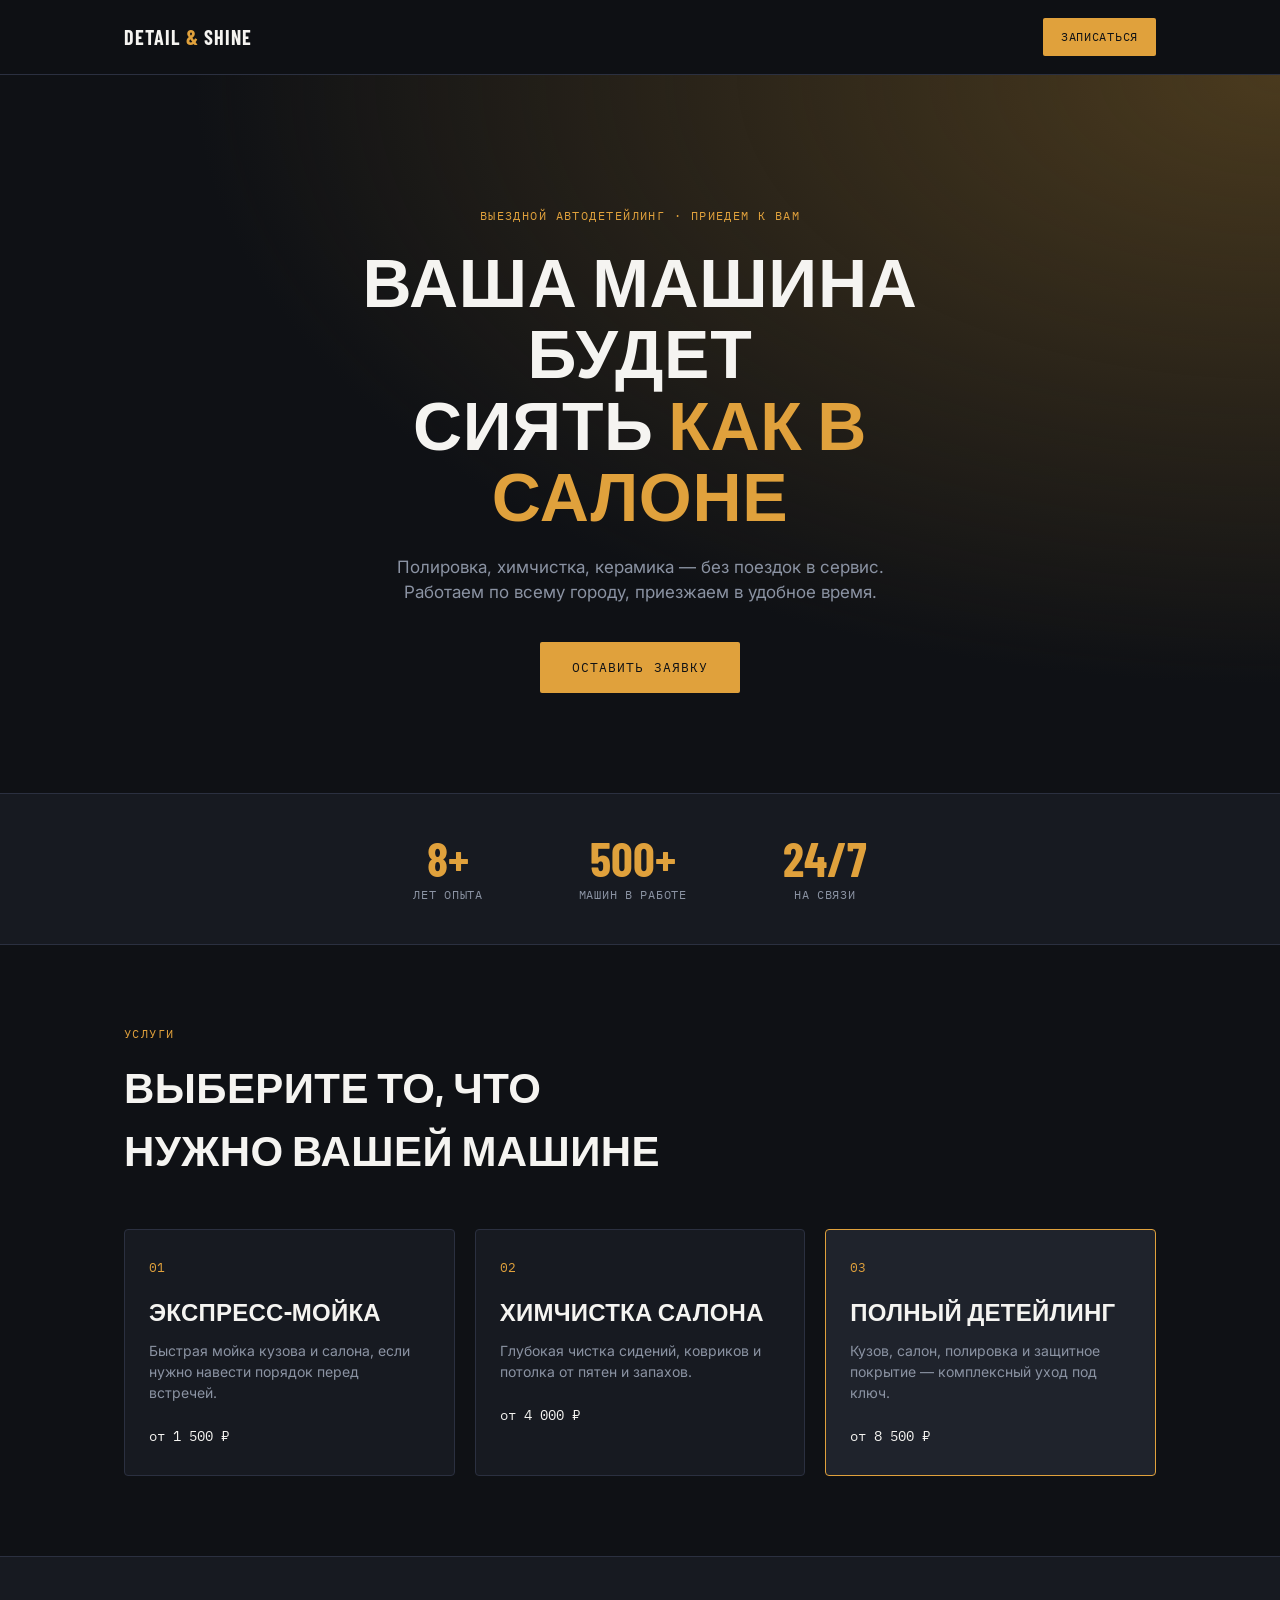
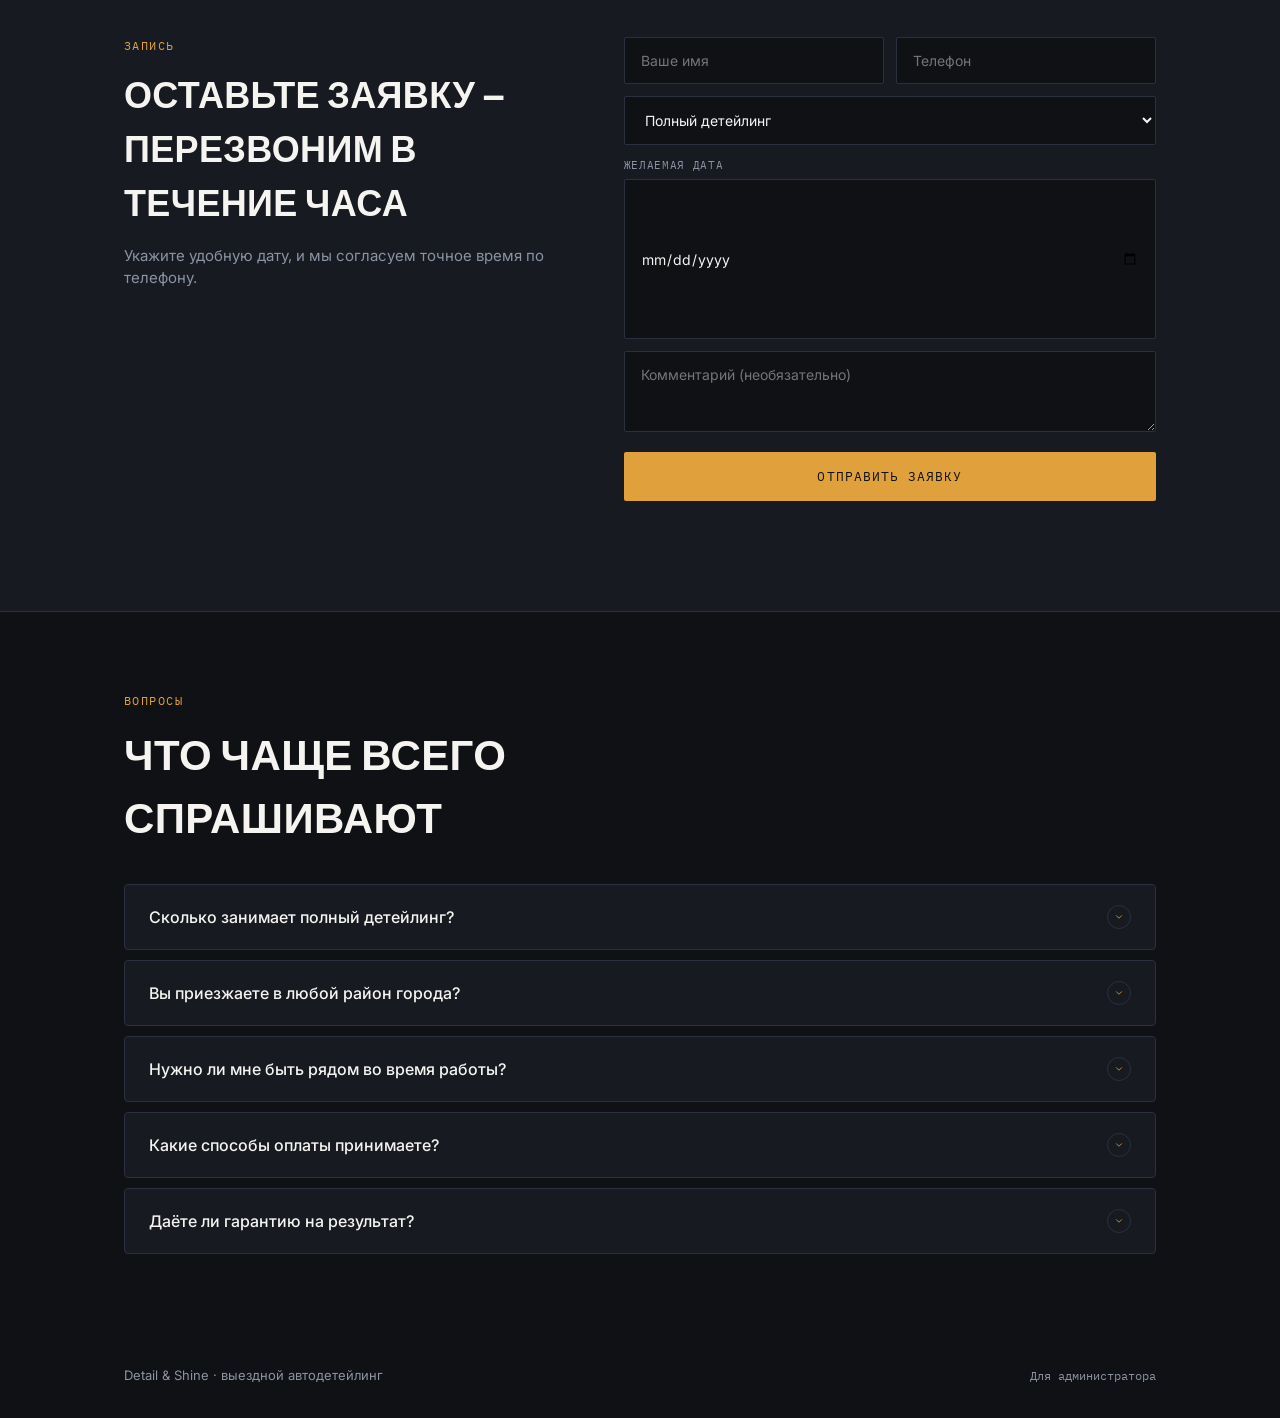
<file: backend/frontend/index.html>
<!doctype html>
<html lang="ru">
<head>
<meta charset="UTF-8" />
<meta name="viewport" content="width=device-width, initial-scale=1.0" />
<title>Detail & Shine — выездной автодетейлинг</title>
<link rel="icon" href="data:image/svg+xml,<svg xmlns=%22http://www.w3.org/2000/svg%22 viewBox=%220 0 100 100%22><rect width=%22100%22 height=%22100%22 rx=%2214%22 fill=%22%230f1115%22/><path d=%22M20 60 L35 35 L65 35 L80 60 Z%22 fill=%22none%22 stroke=%22%23e0a13c%22 stroke-width=%224%22/><circle cx=%2235%22 cy=%2265%22 r=%226%22 fill=%22%23e0a13c%22/><circle cx=%2265%22 cy=%2265%22 r=%226%22 fill=%22%23e0a13c%22/></svg>">
<link rel="preconnect" href="https://fonts.googleapis.com">
<link href="https://fonts.googleapis.com/css2?family=Barlow+Condensed:wght@600;700&family=Inter:wght@400;500;600&family=IBM+Plex+Mono:wght@500&display=swap" rel="stylesheet">
<link rel="stylesheet" href="style.css">
</head>
<body>

  <nav class="nav">
    <div class="nav-inner">
      <div class="brand">DETAIL <span>&</span> SHINE</div>
      <a href="#booking" class="nav-cta">Записаться</a>
    </div>
  </nav>

  <header class="hero">
    <div class="hero-inner">
      <p class="hero-eyebrow">Выездной автодетейлинг · приедем к вам</p>
      <h1>Ваша машина будет<br>сиять <span class="highlight">как в салоне</span></h1>
      <p class="hero-sub">Полировка, химчистка, керамика — без поездок в сервис. Работаем по всему городу, приезжаем в удобное время.</p>
      <a href="#booking" class="btn-primary">Оставить заявку</a>
    </div>
  </header>

  <section class="trust-bar reveal">
    <div class="section-inner trust-inner">
      <div class="trust-item">
        <span class="trust-number" data-target="8" data-suffix="+">0</span>
        <span class="trust-label">лет опыта</span>
      </div>
      <div class="trust-item">
        <span class="trust-number" data-target="500" data-suffix="+">0</span>
        <span class="trust-label">машин в работе</span>
      </div>
      <div class="trust-item">
        <span class="trust-number" data-target="24" data-suffix="/7">0</span>
        <span class="trust-label">на связи</span>
      </div>
    </div>
  </section>

  <section class="services" id="services">
    <div class="section-inner reveal">
      <p class="section-eyebrow">Услуги</p>
      <h2>Выберите то, что нужно вашей машине</h2>
      <div class="service-grid">
        <div class="service-card">
          <div class="service-icon">01</div>
          <h3>Экспресс-мойка</h3>
          <p>Быстрая мойка кузова и салона, если нужно навести порядок перед встречей.</p>
          <span class="service-price">от 1 500 ₽</span>
        </div>
        <div class="service-card">
          <div class="service-icon">02</div>
          <h3>Химчистка салона</h3>
          <p>Глубокая чистка сидений, ковриков и потолка от пятен и запахов.</p>
          <span class="service-price">от 4 000 ₽</span>
        </div>
        <div class="service-card featured">
          <div class="service-icon">03</div>
          <h3>Полный детейлинг</h3>
          <p>Кузов, салон, полировка и защитное покрытие — комплексный уход под ключ.</p>
          <span class="service-price">от 8 500 ₽</span>
        </div>
      </div>
    </div>
  </section>

  <section class="booking" id="booking">
    <div class="section-inner booking-inner reveal">
      <div class="booking-text">
        <p class="section-eyebrow">Запись</p>
        <h2>Оставьте заявку — перезвоним в течение часа</h2>
        <p class="booking-sub">Укажите удобную дату, и мы согласуем точное время по телефону.</p>
      </div>

      <form class="booking-form" id="bookingForm">
        <div class="form-row">
          <input type="text" name="name" placeholder="Ваше имя" required maxlength="120" />
          <input type="tel" name="phone" placeholder="Телефон" required maxlength="40" />
        </div>
        <div class="form-row">
          <select name="service">
            <option value="express">Экспресс-мойка</option>
            <option value="interior">Химчистка салона</option>
            <option value="full" selected>Полный детейлинг</option>
          </select>
        </div>
        <div class="form-row">
          <div class="date-field">
            <label for="preferredDateInput" class="date-field-label">Желаемая дата</label>
            <input type="date" name="preferred_date" id="preferredDateInput" />
          </div>
        </div>
        <textarea name="message" placeholder="Комментарий (необязательно)" maxlength="500" rows="3"></textarea>
        <button type="submit">Отправить заявку</button>
        <p class="form-status" id="formStatus"></p>
      </form>
    </div>
  </section>

  <section class="faq" id="faq">
    <div class="section-inner reveal">
      <p class="section-eyebrow">Вопросы</p>
      <h2>Что чаще всего спрашивают</h2>

      <div class="faq-list">
        <div class="faq-item">
          <button class="faq-question" aria-expanded="false">
            Сколько занимает полный детейлинг?
            <svg class="faq-icon" viewBox="0 0 24 24" fill="none" stroke="currentColor" stroke-width="2" stroke-linecap="round" stroke-linejoin="round"><polyline points="6 9 12 15 18 9"/></svg>
          </button>
          <div class="faq-answer"><div class="faq-answer-inner"><p>В среднем 3–5 часов в зависимости от состояния машины. Мы работаем у вас во дворе или на парковке — никуда ехать не нужно.</p></div></div>
        </div>

        <div class="faq-item">
          <button class="faq-question" aria-expanded="false">
            Вы приезжаете в любой район города?
            <svg class="faq-icon" viewBox="0 0 24 24" fill="none" stroke="currentColor" stroke-width="2" stroke-linecap="round" stroke-linejoin="round"><polyline points="6 9 12 15 18 9"/></svg>
          </button>
          <div class="faq-answer"><div class="faq-answer-inner"><p>Да, работаем по всему городу и ближайшим пригородам. Уточним точный адрес и подтвердим время при созвоне.</p></div></div>
        </div>

        <div class="faq-item">
          <button class="faq-question" aria-expanded="false">
            Нужно ли мне быть рядом во время работы?
            <svg class="faq-icon" viewBox="0 0 24 24" fill="none" stroke="currentColor" stroke-width="2" stroke-linecap="round" stroke-linejoin="round"><polyline points="6 9 12 15 18 9"/></svg>
          </button>
          <div class="faq-answer"><div class="faq-answer-inner"><p>Нет, вы можете заниматься своими делами — достаточно передать ключи и указать, где припаркована машина. Позвоним, когда закончим.</p></div></div>
        </div>

        <div class="faq-item">
          <button class="faq-question" aria-expanded="false">
            Какие способы оплаты принимаете?
            <svg class="faq-icon" viewBox="0 0 24 24" fill="none" stroke="currentColor" stroke-width="2" stroke-linecap="round" stroke-linejoin="round"><polyline points="6 9 12 15 18 9"/></svg>
          </button>
          <div class="faq-answer"><div class="faq-answer-inner"><p>Наличные, перевод на карту или по QR-коду — как вам удобнее. Оплата после завершения работы.</p></div></div>
        </div>

        <div class="faq-item">
          <button class="faq-question" aria-expanded="false">
            Даёте ли гарантию на результат?
            <svg class="faq-icon" viewBox="0 0 24 24" fill="none" stroke="currentColor" stroke-width="2" stroke-linecap="round" stroke-linejoin="round"><polyline points="6 9 12 15 18 9"/></svg>
          </button>
          <div class="faq-answer"><div class="faq-answer-inner"><p>Да, если что-то не устроит в качестве уборки или полировки — приедем и исправим бесплатно в течение 48 часов.</p></div></div>
        </div>
      </div>
    </div>
  </section>

  <footer class="footer">
    <div class="section-inner">
      <span>Detail & Shine · выездной автодетейлинг</span>
      <a href="/admin.html" class="admin-link">Для администратора</a>
    </div>
  </footer>

  <script src="app.js"></script>
</body>
</html>
</file>
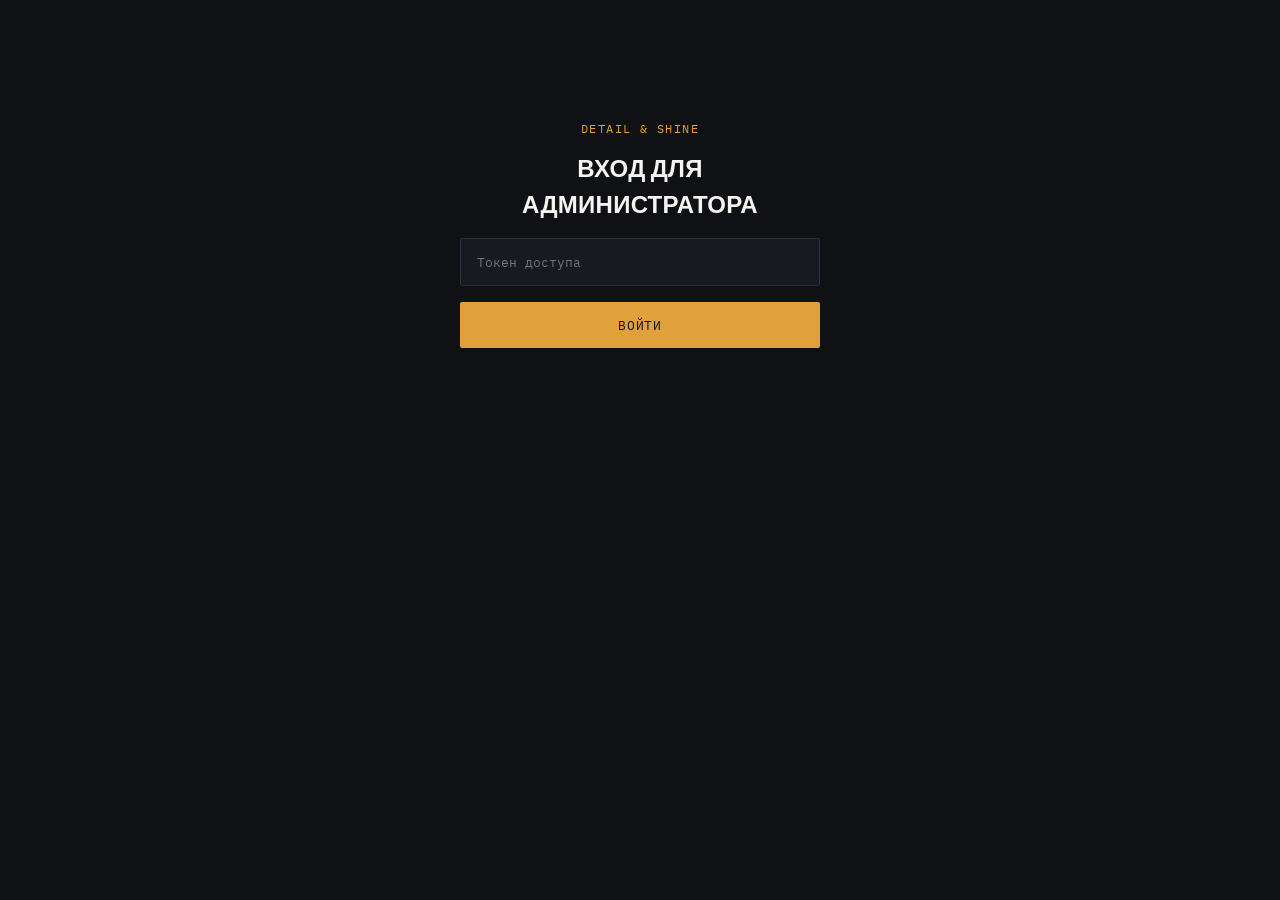
<file: backend/frontend/admin.html>
<!doctype html>
<html lang="ru">
<head>
<meta charset="UTF-8" />
<meta name="viewport" content="width=device-width, initial-scale=1.0" />
<title>Detail & Shine — Админ</title>
<link rel="preconnect" href="https://fonts.googleapis.com">
<link href="https://fonts.googleapis.com/css2?family=Barlow+Condensed:wght@600;700&family=Inter:wght@400;500;600&family=IBM+Plex+Mono:wght@500&display=swap" rel="stylesheet">
<link rel="stylesheet" href="style.css">
</head>
<body>

  <div id="loginView" class="admin-login">
    <p class="section-eyebrow">Detail & Shine</p>
    <h2>Вход для администратора</h2>
    <input type="password" id="tokenInput" placeholder="Токен доступа" />
    <button id="loginBtn">Войти</button>
    <p class="admin-error" id="loginError"></p>
  </div>

  <div id="adminView" class="admin-wrap" style="display:none">
    <div class="admin-header">
      <h2>Заявки</h2>
      <button class="del-btn" id="logoutBtn">Выйти</button>
    </div>
    <div id="leadsContainer"></div>
  </div>

  <script src="admin.js"></script>
</body>
</html>
</file>
<file: backend/frontend/style.css>
:root{
  --ink:#0f1115;
  --panel:#171a21;
  --panel-light:#1f232c;
  --line:#2b3040;
  --paper:#f5f4f1;
  --accent:#e0a13c;
  --accent-dim:#4a3a1e;
  --muted:#8b93a3;
  --success:#5fae7a;
}

*{box-sizing:border-box;}

body{
  margin:0;
  background:var(--ink);
  color:var(--paper);
  font-family:'Inter',sans-serif;
  line-height:1.5;
}

h1, h2, h3{
  font-family:'Barlow Condensed', sans-serif;
  text-transform:uppercase;
  letter-spacing:.01em;
  margin:0;
}

.section-inner{
  max-width:1080px;
  margin:0 auto;
  padding:80px 24px;
}

/* Nav */
.nav{
  position:sticky;
  top:0;
  z-index:10;
  background:rgba(15,17,21,.9);
  backdrop-filter:blur(6px);
  border-bottom:1px solid var(--line);
}
.nav-inner{
  max-width:1080px;
  margin:0 auto;
  padding:18px 24px;
  display:flex;
  align-items:center;
  justify-content:space-between;
}
.brand{
  font-family:'Barlow Condensed', sans-serif;
  font-weight:700;
  font-size:20px;
  letter-spacing:.05em;
}
.brand span{color:var(--accent);}
.nav-cta{
  font-family:'IBM Plex Mono', monospace;
  font-size:12px;
  letter-spacing:.06em;
  text-transform:uppercase;
  color:var(--ink);
  background:var(--accent);
  padding:10px 18px;
  border-radius:2px;
  text-decoration:none;
  transition:opacity .2s ease;
}
.nav-cta:hover{opacity:.85;}

/* Hero */
.hero{
  background:radial-gradient(ellipse at top right, var(--accent-dim), transparent 60%), var(--ink);
  border-bottom:1px solid var(--line);
}
.hero-inner{
  max-width:720px;
  margin:0 auto;
  padding:120px 24px 100px;
  text-align:center;
}
.hero-eyebrow{
  font-family:'IBM Plex Mono', monospace;
  font-size:12px;
  letter-spacing:.12em;
  text-transform:uppercase;
  color:var(--accent);
  margin-bottom:20px;
}
.hero h1{
  font-size:clamp(40px, 7vw, 68px);
  line-height:1.05;
  margin-bottom:24px;
}
.highlight{color:var(--accent);}
.hero-sub{
  font-size:17px;
  color:var(--muted);
  max-width:520px;
  margin:0 auto 36px;
}
.btn-primary{
  display:inline-block;
  font-family:'IBM Plex Mono', monospace;
  font-size:13px;
  letter-spacing:.08em;
  text-transform:uppercase;
  background:var(--accent);
  color:var(--ink);
  padding:16px 32px;
  border-radius:2px;
  text-decoration:none;
  transition:transform .15s ease, box-shadow .15s ease;
}
.btn-primary:hover{
  transform:translateY(-2px);
  box-shadow:0 8px 24px rgba(224,161,60,.25);
}

/* Trust bar */
.trust-bar{
  border-bottom:1px solid var(--line);
  background:var(--panel);
}
.trust-inner{
  padding:40px 24px;
  display:flex;
  justify-content:center;
  gap:clamp(32px, 8vw, 96px);
  flex-wrap:wrap;
  text-align:center;
}
.trust-item{
  display:flex;
  flex-direction:column;
  gap:4px;
}
.trust-number{
  font-family:'Barlow Condensed', sans-serif;
  font-weight:700;
  font-size:clamp(32px, 5vw, 48px);
  color:var(--accent);
  line-height:1;
}
.trust-label{
  font-family:'IBM Plex Mono', monospace;
  font-size:12px;
  letter-spacing:.06em;
  text-transform:uppercase;
  color:var(--muted);
}

/* Services */
.section-eyebrow{
  font-family:'IBM Plex Mono', monospace;
  font-size:12px;
  letter-spacing:.12em;
  text-transform:uppercase;
  color:var(--accent);
  margin:0 0 12px;
}
.services h2{
  font-size:clamp(28px, 4vw, 42px);
  margin-bottom:48px;
  max-width:560px;
}
.service-grid{
  display:grid;
  grid-template-columns:repeat(auto-fit, minmax(240px, 1fr));
  gap:20px;
}
.service-card{
  background:var(--panel);
  border:1px solid var(--line);
  border-radius:4px;
  padding:28px 24px;
  transition:border-color .2s ease, transform .2s ease;
}
.service-card:hover{
  border-color:var(--accent);
  transform:translateY(-3px);
}
.service-card.featured{
  background:var(--panel-light);
  border-color:var(--accent);
}
.service-icon{
  font-family:'IBM Plex Mono', monospace;
  font-size:13px;
  color:var(--accent);
  margin-bottom:16px;
}
.service-card h3{
  font-size:24px;
  margin-bottom:10px;
}
.service-card p{
  font-size:14px;
  color:var(--muted);
  margin:0 0 20px;
}
.service-price{
  font-family:'IBM Plex Mono', monospace;
  font-size:14px;
  color:var(--paper);
}

/* Booking */
.booking{
  background:var(--panel);
  border-top:1px solid var(--line);
  border-bottom:1px solid var(--line);
}
.booking-inner{
  display:grid;
  grid-template-columns:1fr 1.2fr;
  gap:56px;
  align-items:start;
}
.booking-text h2{
  font-size:clamp(26px, 4vw, 36px);
  margin-bottom:16px;
}
.booking-sub{
  color:var(--muted);
  font-size:15px;
}

.booking-form{
  display:flex;
  flex-direction:column;
  gap:12px;
}
.form-row{
  display:flex;
  gap:12px;
  flex-wrap:wrap;
}
.form-row input, .form-row select{
  flex:1 1 160px;
  min-width:0;
}
.date-field{
  display:flex;
  flex-direction:column;
  gap:6px;
  flex:1 1 160px;
  min-width:0;
}
.date-field-label{
  font-family:'IBM Plex Mono', monospace;
  font-size:11px;
  letter-spacing:.06em;
  text-transform:uppercase;
  color:var(--muted);
}
.date-field input[type="date"]{width:100%;}
.booking-form input, .booking-form select, .booking-form textarea{
  font-family:'Inter',sans-serif;
  font-size:14px;
  padding:14px 16px;
  border:1px solid var(--line);
  border-radius:2px;
  background:var(--ink);
  color:var(--paper);
  transition:border-color .2s ease;
}
.booking-form textarea{resize:vertical;}
.booking-form input:focus, .booking-form select:focus, .booking-form textarea:focus{
  outline:none;
  border-color:var(--accent);
}
.booking-form button{
  font-family:'IBM Plex Mono', monospace;
  font-size:13px;
  letter-spacing:.08em;
  text-transform:uppercase;
  background:var(--accent);
  color:var(--ink);
  border:none;
  padding:16px;
  border-radius:2px;
  cursor:pointer;
  margin-top:8px;
  transition:opacity .2s ease, transform .15s ease;
}
.booking-form button:hover{opacity:.9; transform:translateY(-1px);}
.booking-form button:disabled{opacity:.5; cursor:default; transform:none;}
.form-status{
  font-family:'IBM Plex Mono', monospace;
  font-size:13px;
  min-height:18px;
  margin:0;
}
.form-status.success{color:var(--success);}
.form-status.error{color:#d16a5f;}

@media (max-width:720px){
  .booking-inner{grid-template-columns:1fr;}
}

.reveal{
  opacity:0;
  transform:translateY(24px);
  transition:opacity .6s cubic-bezier(.4,0,.2,1), transform .6s cubic-bezier(.4,0,.2,1);
}
.reveal.is-visible{
  opacity:1;
  transform:translateY(0);
}
@media (prefers-reduced-motion: reduce){
  .reveal{opacity:1; transform:none; transition:none;}
}

/* FAQ */
.faq h2{
  font-size:clamp(28px, 4vw, 42px);
  margin-bottom:36px;
  max-width:560px;
}
.faq-list{
  display:flex;
  flex-direction:column;
  gap:10px;
}
.faq-item{
  border:1px solid var(--line);
  border-radius:4px;
  background:var(--panel);
  overflow:hidden;
  transition:border-color .2s ease;
}
.faq-item:has(.faq-question[aria-expanded="true"]){
  border-color:var(--accent);
}
.faq-question{
  width:100%;
  display:flex;
  align-items:center;
  justify-content:space-between;
  gap:16px;
  background:none;
  border:none;
  color:var(--paper);
  font-family:'Inter', sans-serif;
  font-size:16px;
  font-weight:500;
  text-align:left;
  padding:20px 24px;
  cursor:pointer;
}
.faq-icon{
  flex:0 0 auto;
  width:24px;
  height:24px;
  padding:6px;
  box-sizing:border-box;
  border-radius:50%;
  border:1px solid var(--line);
  color:var(--accent);
  transition:transform .25s cubic-bezier(.4,0,.2,1), border-color .2s ease;
}
.faq-question[aria-expanded="true"] .faq-icon{
  transform:rotate(180deg);
  border-color:var(--accent);
}
.faq-answer{
  display:grid;
  grid-template-rows:0fr;
  overflow:hidden;
  min-height:0;
  transition:grid-template-rows .3s cubic-bezier(.4,0,.2,1);
}
.faq-question[aria-expanded="true"] + .faq-answer{
  grid-template-rows:1fr;
}
.faq-answer-inner{ overflow:hidden; min-height:0; }
.faq-answer p{ margin:0; padding:0 24px 20px; color:var(--muted); font-size:14px; line-height:1.6; }

/* Footer */
.footer .section-inner{
  padding:32px 24px;
  display:flex;
  align-items:center;
  justify-content:space-between;
  flex-wrap:wrap;
  gap:12px;
  font-size:13px;
  color:var(--muted);
}
.admin-link{
  color:var(--muted);
  text-decoration:none;
  font-family:'IBM Plex Mono', monospace;
  font-size:12px;
}
.admin-link:hover{color:var(--accent);}

/* Admin page shares this file */
.admin-wrap{
  max-width:900px;
  margin:0 auto;
  padding:60px 24px;
}
.admin-login{
  max-width:360px;
  margin:120px auto;
  text-align:center;
}
.admin-login input{
  width:100%;
  font-family:'IBM Plex Mono', monospace;
  padding:14px 16px;
  border:1px solid var(--line);
  border-radius:2px;
  background:var(--panel);
  color:var(--paper);
  margin:16px 0;
}
.admin-login button{
  width:100%;
  font-family:'IBM Plex Mono', monospace;
  text-transform:uppercase;
  letter-spacing:.06em;
  background:var(--accent);
  color:var(--ink);
  border:none;
  padding:14px;
  border-radius:2px;
  cursor:pointer;
}
.admin-table{
  width:100%;
  border-collapse:collapse;
  font-size:14px;
}
.admin-table th{
  text-align:left;
  font-family:'IBM Plex Mono', monospace;
  font-size:11px;
  letter-spacing:.08em;
  text-transform:uppercase;
  color:var(--muted);
  padding:10px 12px;
  border-bottom:1px solid var(--line);
}
.admin-table td{
  padding:12px;
  border-bottom:1px solid var(--line);
  vertical-align:top;
}
.admin-table .del-btn{
  background:none;
  border:1px solid var(--line);
  color:var(--muted);
  padding:5px 10px;
  border-radius:2px;
  cursor:pointer;
  font-family:'IBM Plex Mono', monospace;
  font-size:11px;
}
.admin-table .del-btn:hover{border-color:#d16a5f; color:#d16a5f;}
.admin-empty{
  color:var(--muted);
  font-family:'IBM Plex Mono', monospace;
  padding:40px 0;
  text-align:center;
}
.admin-header{
  display:flex;
  justify-content:space-between;
  align-items:baseline;
  margin-bottom:32px;
}
.admin-error{color:#d16a5f; font-family:'IBM Plex Mono', monospace; font-size:13px;}
</file>
